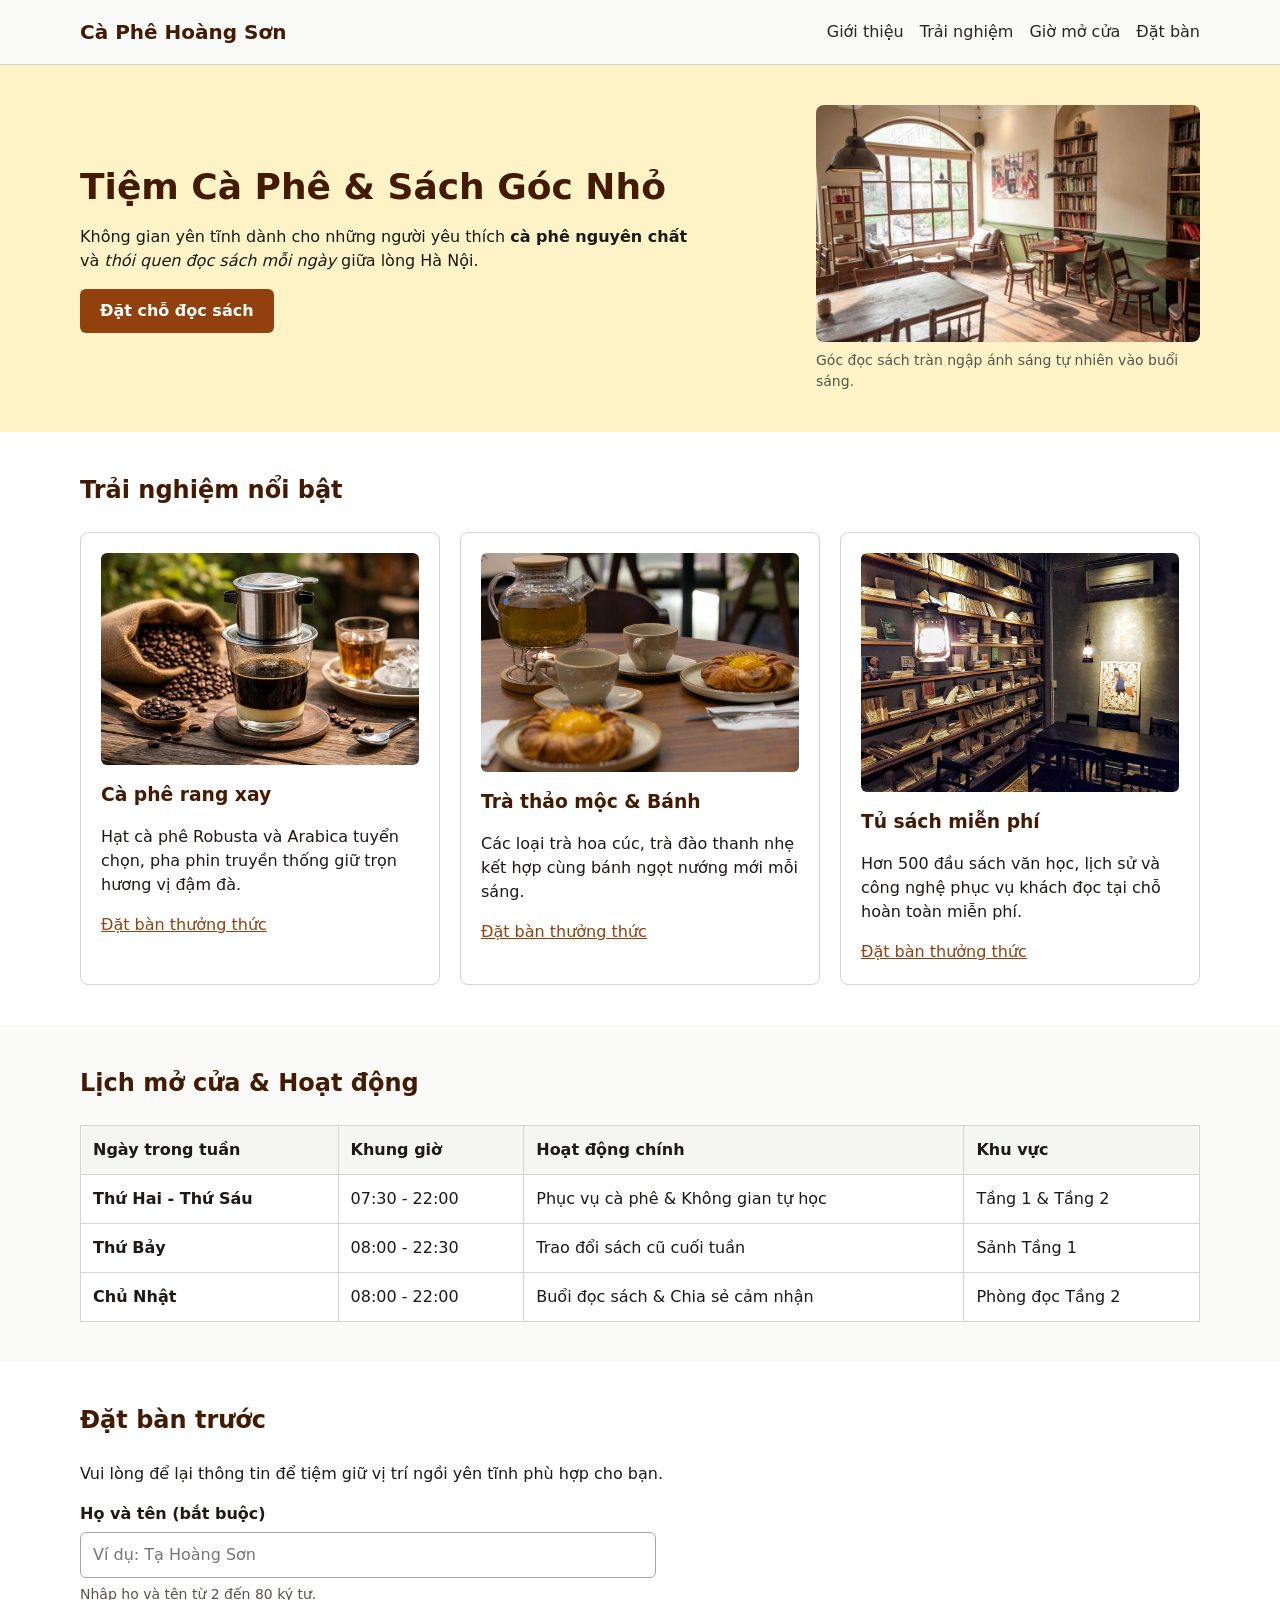
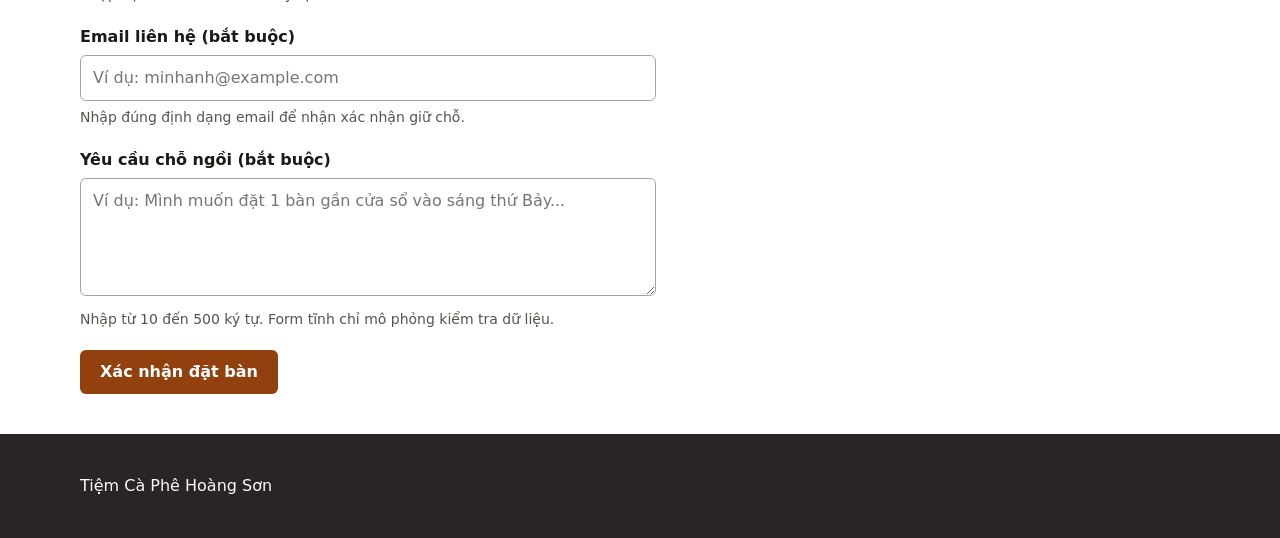
<file: index.html>
<!DOCTYPE html>
<html lang="vi">

<head>
    <meta charset="UTF-8">
    <meta name="viewport" content="width=device-width, initial-scale=1">
    <title>Tiệm Cà Phê Hoàng Sơn</title>
    <link rel="stylesheet" href="css/style.css">
</head>

<body>
    <header class="site-header">
        <div class="container header-inner">
            <a class="brand" href="index.html">Cà Phê Hoàng Sơn</a>
            <nav class="site-nav" aria-label="Điều hướng chính">
                <a href="#gioi-thieu">Giới thiệu</a>
                <a href="#thuc-don">Trải nghiệm</a>
                <a href="#gio-mo-cua">Giờ mở cửa</a>
                <a href="#dat-ban">Đặt bàn</a>
            </nav>
        </div>
    </header>

    <main>
        <section id="gioi-thieu" class="hero">
            <div class="container hero-inner">
                <div class="hero-text">
                    <h1>Tiệm Cà Phê &amp; Sách Góc Nhỏ</h1>
                    <p>
                        Không gian yên tĩnh dành cho những người yêu thích <strong>cà phê nguyên chất</strong>
                        và <em>thói quen đọc sách mỗi ngày</em> giữa lòng Hà Nội.
                    </p>
                    <a class="button" href="#dat-ban">Đặt chỗ đọc sách</a>
                </div>
                <figure class="hero-media">
                    <img src="assets/images/khong-gian-quan.jpg"
                        alt="Không gian bàn gỗ ấm cúng và kệ sách tại Tiệm Cà Phê Góc Nhỏ" width="480" height="320">
                    <figcaption>Góc đọc sách tràn ngập ánh sáng tự nhiên vào buổi sáng.</figcaption>
                </figure>
            </div>
        </section>

        <section id="thuc-don" class="section">
            <div class="container">
                <h2>Trải nghiệm nổi bật</h2>
                <div class="card-grid">
                    <article class="card">
                        <img src="assets/images/ca-phe-phin.jpg" alt="Ly cà phê phin truyền thống đặt trên bàn gỗ"
                            width="400" height="260">
                        <h3>Cà phê rang xay</h3>
                        <p>Hạt cà phê Robusta và Arabica tuyển chọn, pha phin truyền thống giữ trọn hương vị đậm đà.</p>
                        <a href="#dat-ban">Đặt bàn thưởng thức</a>
                    </article>

                    <article class="card">
                        <img src="assets/images/tra-trai-cay.jpg" alt="Tách trà thảo mộc ấm dùng kèm bánh ngọt"
                            width="400" height="260">
                        <h3>Trà thảo mộc &amp; Bánh</h3>
                        <p>Các loại trà hoa cúc, trà đào thanh nhẹ kết hợp cùng bánh ngọt nướng mới mỗi sáng.</p>
                        <a href="#dat-ban">Đặt bàn thưởng thức</a>
                    </article>

                    <article class="card">
                        <img src="assets/images/goc-doc-sach.jpg" alt="Kệ sách gỗ với nhiều đầu sách văn học và kỹ năng"
                            width="400" height="260">
                        <h3>Tủ sách miễn phí</h3>
                        <p>Hơn 500 đầu sách văn học, lịch sử và công nghệ phục vụ khách đọc tại chỗ hoàn toàn miễn phí.
                        </p>
                        <a href="#dat-ban">Đặt bàn thưởng thức</a>
                    </article>
                </div>
            </div>
        </section>

        <section id="gio-mo-cua" class="section section-alt">
            <div class="container">
                <h2>Lịch mở cửa &amp; Hoạt động</h2>
                <div class="table-wrap">
                    <table>
                        <thead>
                            <tr>
                                <th scope="col">Ngày trong tuần</th>
                                <th scope="col">Khung giờ</th>
                                <th scope="col">Hoạt động chính</th>
                                <th scope="col">Khu vực</th>
                            </tr>
                        </thead>
                        <tbody>
                            <tr>
                                <th scope="row">Thứ Hai - Thứ Sáu</th>
                                <td>07:30 - 22:00</td>
                                <td>Phục vụ cà phê &amp; Không gian tự học</td>
                                <td>Tầng 1 &amp; Tầng 2</td>
                            </tr>
                            <tr>
                                <th scope="row">Thứ Bảy</th>
                                <td>08:00 - 22:30</td>
                                <td>Trao đổi sách cũ cuối tuần</td>
                                <td>Sảnh Tầng 1</td>
                            </tr>
                            <tr>
                                <th scope="row">Chủ Nhật</th>
                                <td>08:00 - 22:00</td>
                                <td>Buổi đọc sách &amp; Chia sẻ cảm nhận</td>
                                <td>Phòng đọc Tầng 2</td>
                            </tr>
                        </tbody>
                    </table>
                </div>
            </div>
        </section>

        <section id="dat-ban" class="section">
            <div class="container">
                <h2>Đặt bàn trước</h2>
                <p>Vui lòng để lại thông tin để tiệm giữ vị trí ngồi yên tĩnh phù hợp cho bạn.</p>

                <form class="contact-form" action="ket-qua.html" method="get">
                    <div class="form-group">
                        <label for="fullname">Họ và tên (bắt buộc)</label>
                        <input id="fullname" name="fullname" type="text" autocomplete="name"
                            placeholder="Ví dụ: Tạ Hoàng Sơn" required minlength="2" maxlength="80"
                            aria-describedby="fullname-help">
                        <p id="fullname-help" class="help">Nhập họ và tên từ 2 đến 80 ký tự.</p>
                    </div>

                    <div class="form-group">
                        <label for="email">Email liên hệ (bắt buộc)</label>
                        <input id="email" name="email" type="email" autocomplete="email"
                            placeholder="Ví dụ: minhanh@example.com" required aria-describedby="email-help">
                        <p id="email-help" class="help">Nhập đúng định dạng email để nhận xác nhận giữ chỗ.</p>
                    </div>

                    <div class="form-group">
                        <label for="message">Yêu cầu chỗ ngồi (bắt buộc)</label>
                        <textarea id="message" name="message" rows="4"
                            placeholder="Ví dụ: Mình muốn đặt 1 bàn gần cửa sổ vào sáng thứ Bảy..." required
                            minlength="10" maxlength="500" aria-describedby="message-help"></textarea>
                        <p id="message-help" class="help">Nhập từ 10 đến 500 ký tự. Form tĩnh chỉ mô phỏng kiểm tra dữ
                            liệu.</p>
                    </div>

                    <button class="button" type="submit">Xác nhận đặt bàn</button>
                </form>
            </div>
        </section>
    </main>

    <footer class="site-footer">
        <div class="container footer-inner">
            <p>Tiệm Cà Phê Hoàng Sơn</p>
        </div>
    </footer>
</body>

</html>
</file>
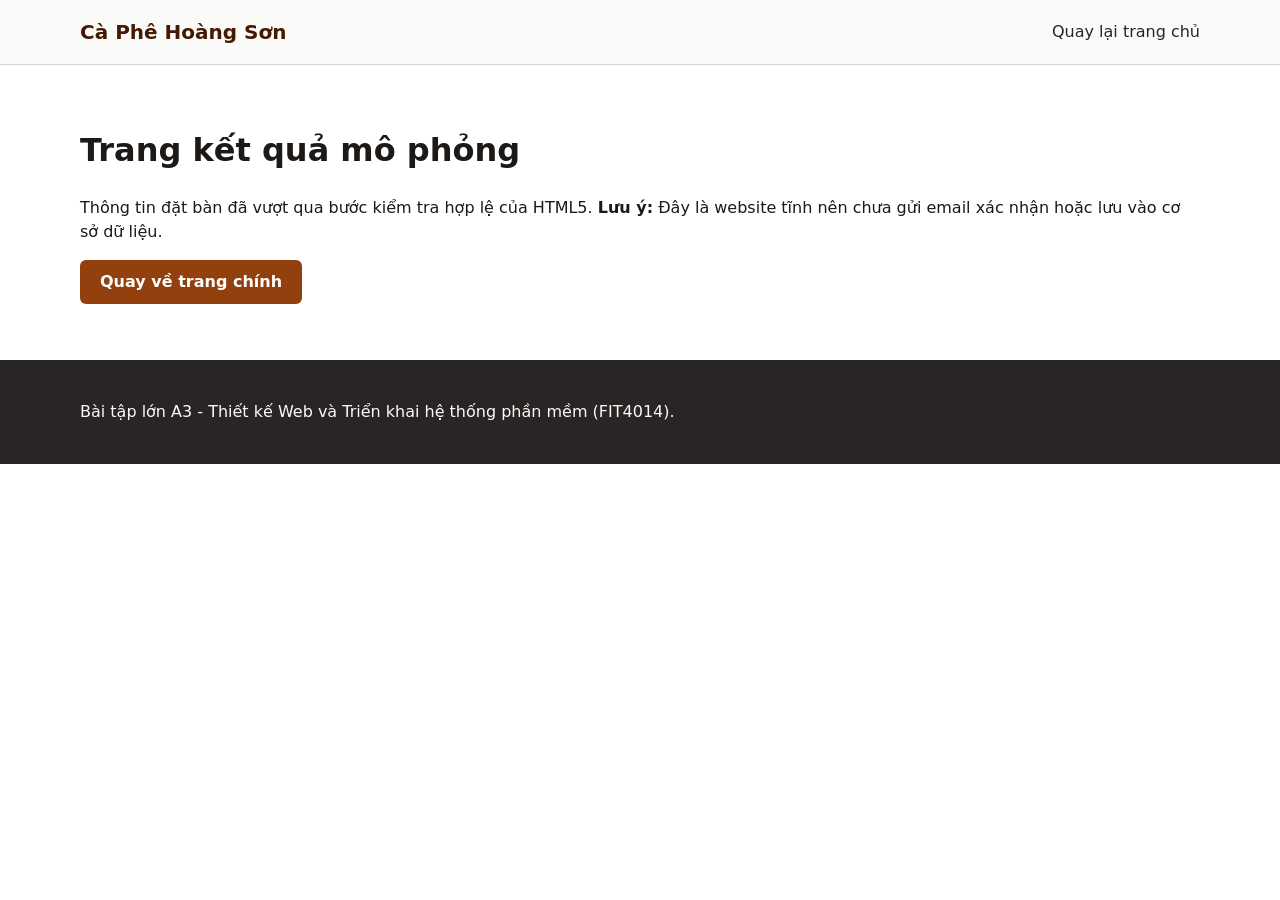
<file: ket-qua.html>
<!DOCTYPE html>
<html lang="vi">

<head>
    <meta charset="UTF-8">
    <meta name="viewport" content="width=device-width, initial-scale=1">
    <title>Kết quả đăng ký - Tiệm Cà Phê Hoàng Sơn</title>
    <link rel="stylesheet" href="css/style.css">
</head>

<body>
    <header class="site-header">
        <div class="container header-inner">
            <a class="brand" href="index.html">Cà Phê Hoàng Sơn</a>
            <nav class="site-nav" aria-label="Điều hướng chính">
                <a href="index.html">Quay lại trang chủ</a>
            </nav>
        </div>
    </header>

    <main class="section">
        <div class="container">
            <h1>Trang kết quả mô phỏng</h1>
            <p>
                Thông tin đặt bàn đã vượt qua bước kiểm tra hợp lệ của HTML5.
                <strong>Lưu ý:</strong> Đây là website tĩnh nên chưa gửi email xác nhận hoặc lưu vào cơ sở dữ liệu.
            </p>
            <p><a class="button" href="index.html">Quay về trang chính</a></p>
        </div>
    </main>

    <footer class="site-footer">
        <div class="container">
            <p>Bài tập lớn A3 - Thiết kế Web và Triển khai hệ thống phần mềm (FIT4014).</p>
        </div>
    </footer>
</body>

</html>
</file>
<file: css/style.css>
*,
*::before,
*::after {
    box-sizing: border-box;
}

body {
    margin: 0;
    font-family: system-ui, -apple-system, sans-serif;
    line-height: 1.5;
    color: #1c1917;
    background-color: #ffffff;
}

img {
    display: block;
    max-width: 100%;
    height: auto;
}

a {
    color: #92400e;
    overflow-wrap: anywhere;
}

a:focus-visible,
button:focus-visible,
input:focus-visible,
textarea:focus-visible {
    outline: 3px solid #92400e;
    outline-offset: 3px;
}

.container {
    width: 100%;
    max-width: 72rem;
    margin-inline: auto;
    padding-inline: 1rem;
}

/* Header & Navigation */
.site-header {
    background-color: #fafaf9;
    border-bottom: 1px solid #d6d3d1;
    padding-block: 1rem;
}

.header-inner {
    display: flex;
    flex-direction: column;
    gap: 0.75rem;
}

.brand {
    font-size: 1.25rem;
    font-weight: 700;
    color: #451a03;
    text-decoration: none;
}

.site-nav {
    display: flex;
    flex-wrap: wrap;
    gap: 0.5rem 1rem;
    align-items: center;
}

.site-nav a {
    text-decoration: none;
    font-weight: 500;
    color: #292524;
    padding-block: 0.25rem;
    transition: color 180ms ease;
}

.site-nav a:hover {
    color: #92400e;
    text-decoration: underline;
}

/* Hero Section - Mobile-first 1 cột */
.hero {
    padding-block: 2.5rem;
    background-color: #fef3c7;
}

.hero-inner {
    display: flex;
    flex-direction: column-reverse;
    align-items: flex-start;
    gap: 1.5rem;
}

.hero-text {
    max-width: 38rem;
}

.hero-text h1 {
    margin-top: 0;
    margin-bottom: 1rem;
    font-size: 1.75rem;
    line-height: 1.25;
    color: #451a03;
}

.hero-media {
    margin: 0;
    width: 100%;
}

.hero-media img {
    border-radius: 0.5rem;
}

.hero-media figcaption {
    margin-top: 0.5rem;
    font-size: 0.875rem;
    color: #57534e;
}

/* Sections & Cards */
.section {
    padding-block: 2.5rem;
}

.section-alt {
    background-color: #fafaf9;
}

h2 {
    margin-top: 0;
    margin-bottom: 1.5rem;
    font-size: 1.5rem;
    color: #451a03;
}

.card-grid {
    display: grid;
    grid-template-columns: 1fr;
    gap: 1.25rem;
}

.card {
    min-width: 0;
    padding: 1.25rem;
    background-color: #ffffff;
    border: 1px solid #d6d3d1;
    border-radius: 0.5rem;
    transition: transform 180ms ease;
}

.card:hover,
.card:focus-within {
    transform: translateY(-4px);
}

.card img {
    width: 100%;
    margin-bottom: 1rem;
    border-radius: 0.375rem;
}

.card h3 {
    margin-top: 0;
    margin-bottom: 0.5rem;
    color: #451a03;
}

/* Table */
.table-wrap {
    width: 100%;
    overflow-x: auto;
}

table {
    width: 100%;
    border-collapse: collapse;
    background-color: #ffffff;
}

th,
td {
    padding: 0.75rem;
    text-align: left;
    border: 1px solid #d6d3d1;
}

thead {
    background-color: #f5f5f4;
}

/* Form & Button */
.contact-form {
    max-width: 36rem;
}

.form-group {
    margin-bottom: 1.25rem;
}

label {
    display: block;
    margin-bottom: 0.375rem;
    font-weight: 600;
}

input,
textarea {
    width: 100%;
    padding: 0.625rem 0.75rem;
    font: inherit;
    color: #1c1917;
    background-color: #ffffff;
    border: 1px solid #a8a29e;
    border-radius: 0.375rem;
}

input:user-invalid,
textarea:user-invalid {
    border: 2px solid #b91c1c;
}

.help {
    margin-top: 0.375rem;
    margin-bottom: 0;
    font-size: 0.875rem;
    color: #57534e;
}

.button {
    display: inline-block;
    padding: 0.625rem 1.25rem;
    font: inherit;
    font-weight: 600;
    color: #ffffff;
    background-color: #92400e;
    border: none;
    border-radius: 0.375rem;
    text-decoration: none;
    cursor: pointer;
    transition: background-color 180ms ease, transform 180ms ease;
}

.button:hover {
    background-color: #78350f;
}

.button:active:not(:disabled) {
    transform: translateY(1px);
}

/* Footer */
.site-footer {
    padding-block: 1.5rem;
    background-color: #292524;
    color: #fafaf9;
}

.footer-inner {
    display: flex;
    flex-direction: column;
    gap: 0.75rem;
}

.site-footer ul {
    display: flex;
    flex-wrap: wrap;
    gap: 1rem;
    margin: 0;
    padding: 0;
    list-style: none;
}

.site-footer a {
    color: #fcd34d;
}

/* Breakpoint B1: 640px (2 cột card) */
@media (min-width: 640px) {
    .header-inner {
        flex-direction: row;
        justify-content: space-between;
        align-items: center;
    }

    .hero-inner {
        flex-direction: row;
        align-items: center;
        justify-content: space-between;
        gap: 2.5rem;
    }

    .hero-media {
        max-width: 24rem;
        flex-shrink: 0;
    }

    .card-grid {
        grid-template-columns: repeat(2, minmax(0, 1fr));
    }

    .footer-inner {
        flex-direction: row;
        justify-content: space-between;
        align-items: center;
    }
}

/* Breakpoint B2: 960px (3 cột card) */
@media (min-width: 960px) {
    .hero-text h1 {
        font-size: 2.25rem;
    }

    .card-grid {
        grid-template-columns: repeat(3, minmax(0, 1fr));
    }
}
</file>
